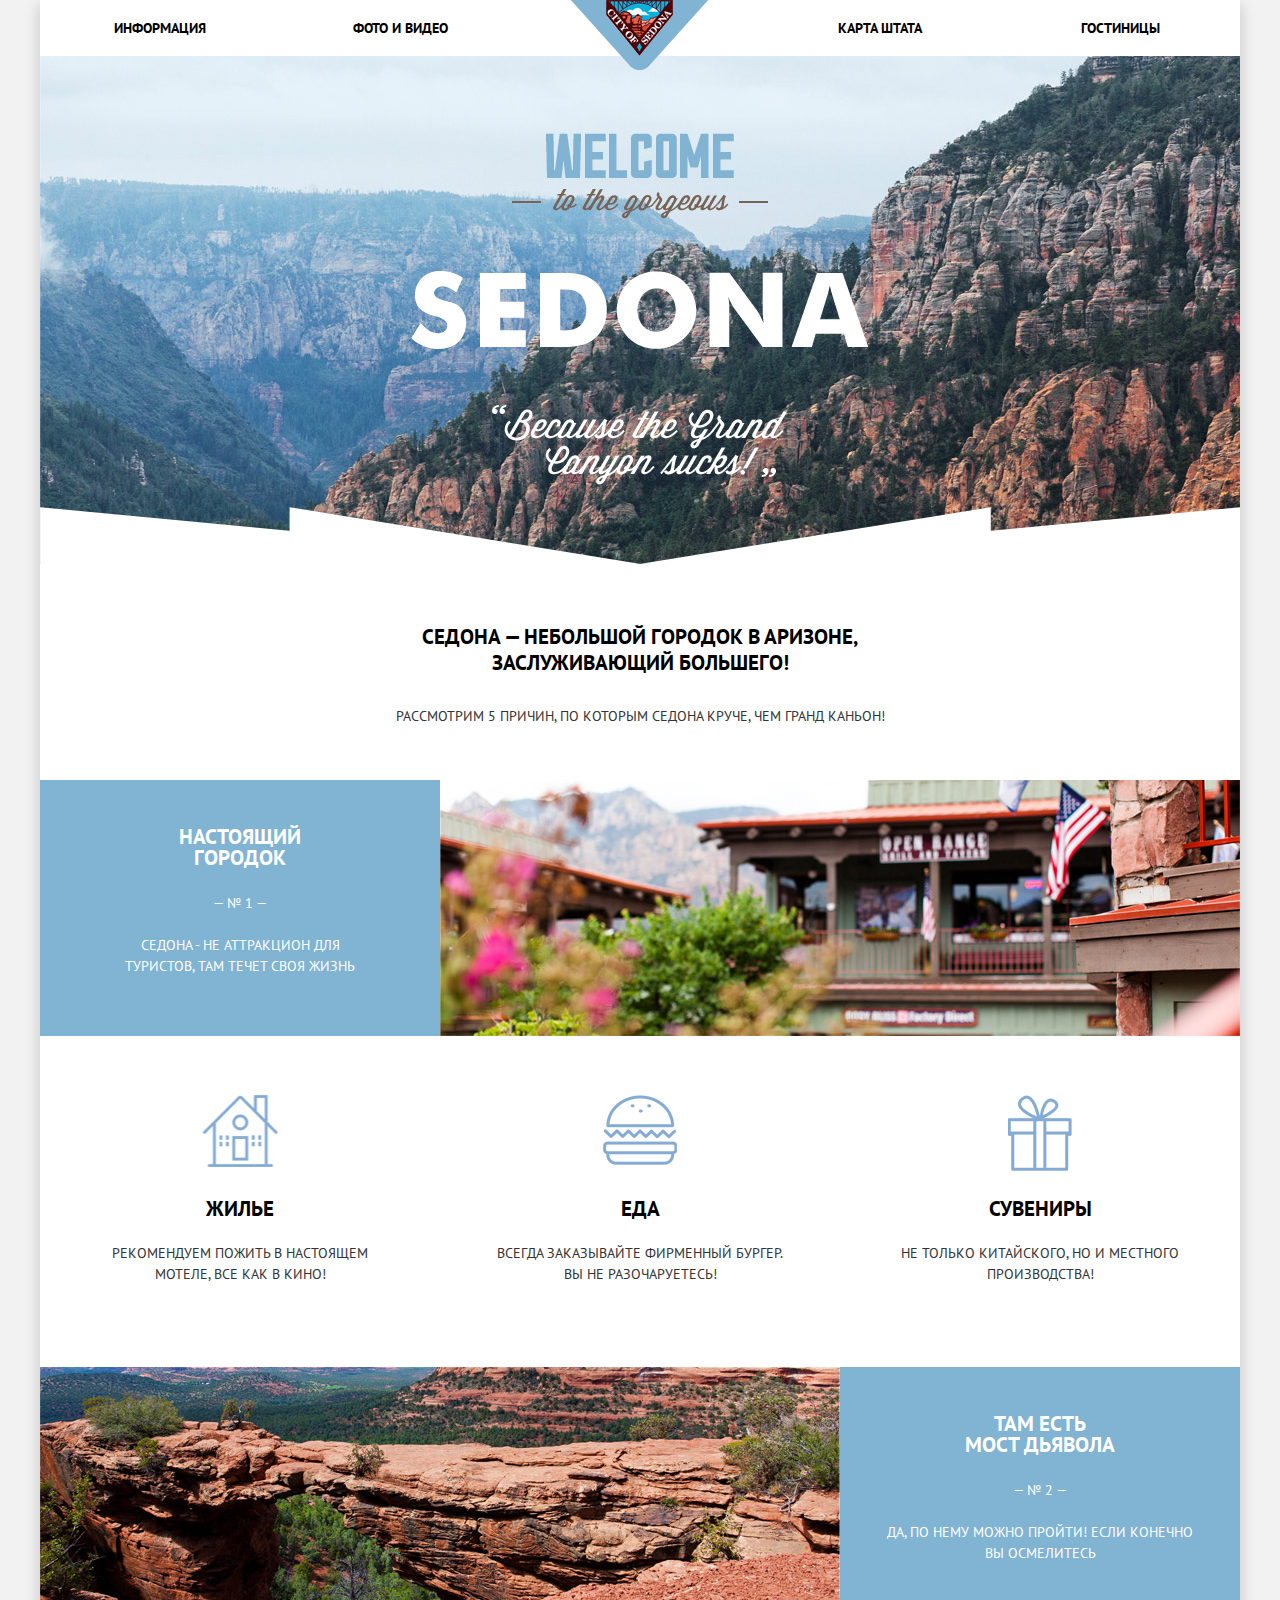
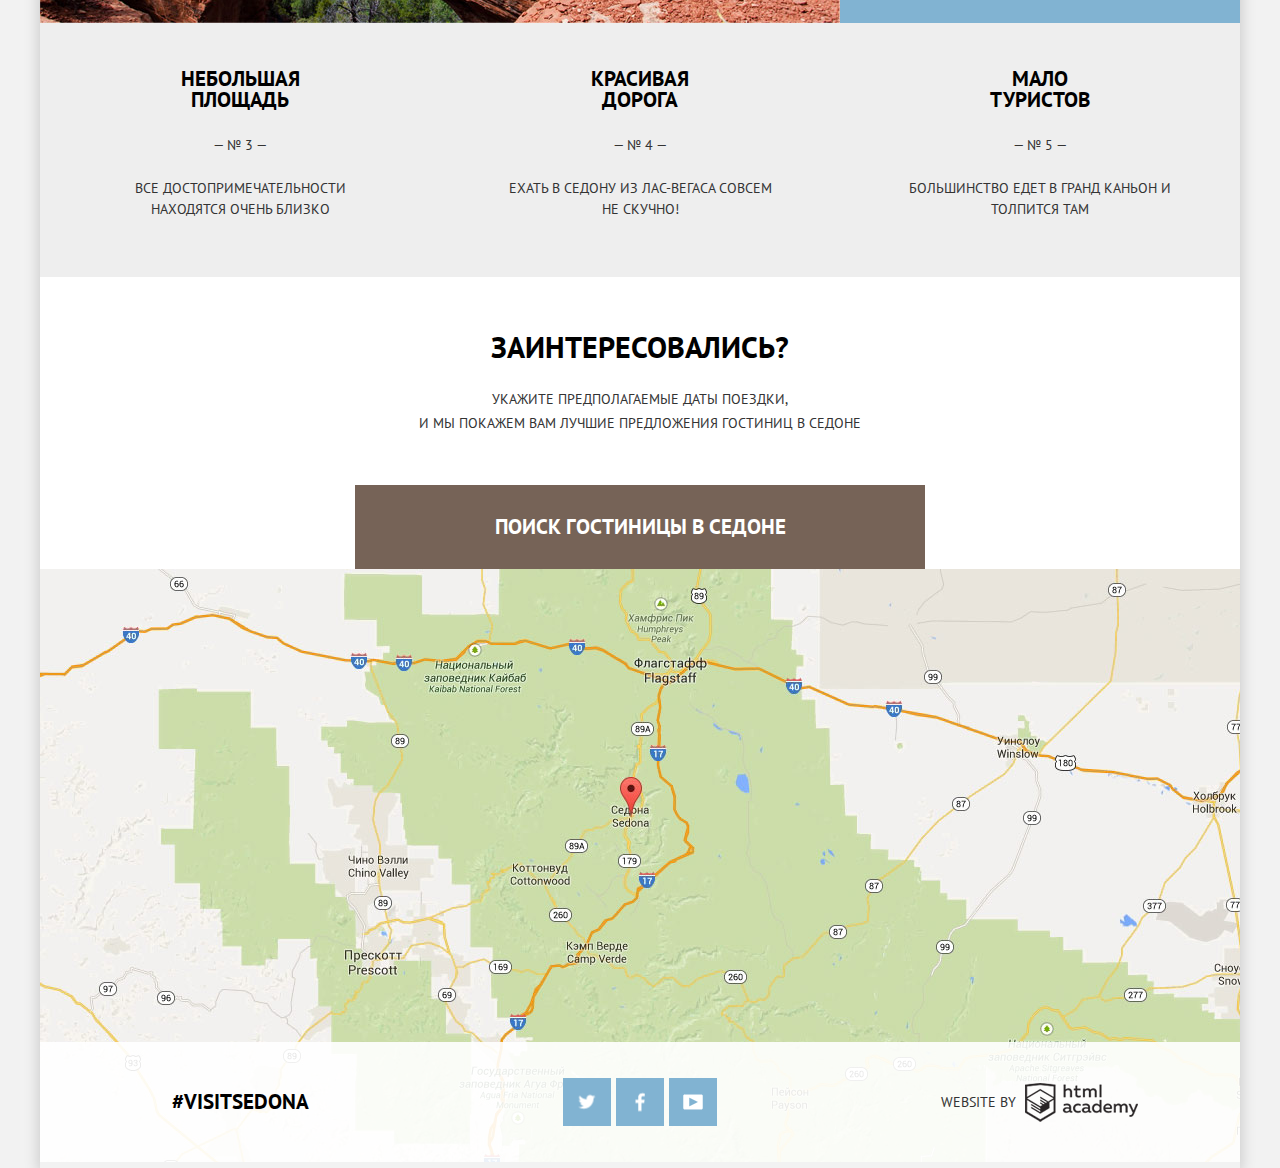
<file: index.html>
<!DOCTYPE html>
<html lang="ru">
  <head>
    <meta charset="utf-8">
    <title>Седона</title>
    <link rel="stylesheet" href="https://fonts.googleapis.com/css?family=PT+Sans:400,700&amp;subset=cyrillic">
    <link rel="stylesheet" href="css/normalize.css">
    <link rel="stylesheet" type="text/css" href="css/style.min.css">
  </head>
  <body class="page">
    <div class="page-contaner">
      <header class="page-header">
        <nav class="main-nav">
          <ul class="main-nav-list">
            <li class="main-nav-item"><a href="#">Информация</a></li>
            <li class="main-nav-item"><a href="#">Фото и видео</a></li>
            <li class="main-nav-item"><a href="#">Карта штата</a></li>
            <li class="main-nav-item"><a href="hotels.html">Гостиницы</a></li>
          </ul>
        </nav>
        <div class="logo">
          <img src="img/logo.png" width="138" height="70" alt="Логотип">
        </div>
        <div class="intro">
        </div>
      </header>
      <main class="page-main">
        <div class="page-title">
          <h1>Седона &#8212; небольшой городок в Аризоне, заслуживающий большего!</h1>
          <p>Рассмотрим 5 причин, по которым Седона круче, чем Гранд Каньон!</p>
        </div>
        <div class="feature-wide">
          <div class="feature-info">
            <b>Настоящий городок</b>
            <span>&#8212; № 1 &#8212;</span>
            <p>Седона - не аттракцион для туристов, там течет своя жизнь</p>
          </div>
          <div class="feature-image">
            <img src="img/town-foto.jpg" width="800" height="256" alt="Городской пейзаж">
          </div>
        </div>
        <ul class="content-info">
          <li class="content-item house">
            <b>Жилье</b>
            <p>Рекомендуем пожить в настоящем мотеле, все как в кино!</p>
          </li>
          <li class="content-item food">
            <b>Еда</b>
            <p>Всегда заказывайте фирменный бургер. Вы не разочаруетесь!</p>
          </li>
          <li class="content-item suvenir">
            <b>Сувениры</b>
            <p>Не только китайского, но и местного производства!</p>
          </li>
        </ul>
        <div class="feature-wide revers">
          <div class="feature-info">
            <b>Там есть <br> мост дьявола</b>
            <span>&#8212; № 2 &#8212;</span>
            <p>Да, по нему можно пройти! Если конечно вы осмелитесь</p>
          </div>
          <div class="feature-image">
            <img src="img/devis-bridge.jpg" width="800" height="256" alt="Мост дьявола">
          </div>
        </div>
        <ul class="features">
          <li class="features-item">
            <b>Небольшая площадь</b>
            <span>&#8212; № 3 &#8212;</span>
            <p>Все достопримечательности находятся очень близко</p>
          </li>
          <li class="features-item">
            <b>Красивая дорога</b>
            <span>&#8212; № 4 &#8212;</span>
            <p>Ехать в Седону из Лас-Вегаса совсем не скучно!</p>
          </li>
          <li class="features-item">
            <b>Мало туристов</b>
            <span>&#8212; № 5 &#8212;</span>
            <p>Большинство едет в Гранд Каньон и толпится там</p>
          </li>
        </ul>
        <div class="search-hotels">
          <span class="large">Заинтересовались?</span>
          <p>Укажите предполагаемые даты поездки,<br>
          и мы покажем Вам лучшие предложения гостиниц в Седоне</p>
          <section class="modal-box">
            <h2 class="modal-btn">Поиск гостиницы в Седоне</h2>
            <form action="https://echo.htmlacademy.ru" method="post" class="modal-form modal-form-visible">
              <fieldset class="form-group date">
                <label for="arrival-date">Дата заезда:</label>
                <input type="text" id="arrival-date" name="arrival-date" placeholder="24 апреля 2017">
                <button type="button" class="icon-btn calendar">Календарь</button>
              </fieldset>
              <fieldset class="form-group date">
                <label for="departure-date">Дата выезда:</label>
                <input type="text" id="departure-date" name="departure-date" placeholder="4 июля 2017">
                <button type="button" class="icon-btn calendar">Календарь</button>
              </fieldset>
              <fieldset class="form-group number">
                <div class="adult">
                  <label for="number-adult">Взрослые:</label>
                  <button type="button" class="icon-btn minus">Минус</button>
                  <input type="text" id="number-adult" name="adult" placeholder="2">
                  <button type="button" class="icon-btn plus">Плюс</button>
                </div>
                <div class="kids">
                  <label for="number-kids">Дети:</label>
                  <button type="button" class="icon-btn minus">Минус</button>
                  <input type="text" id="number-kids" name="kids" placeholder="0">
                  <button type="button" class="icon-btn plus">Плюс</button>
                </div>
              </fieldset>
              <button class="search-btn" type="submit">Найти</button>
            </form>
          </section>
        </div>
        <div class="map">
          <iframe src="https://www.google.com/maps/embed?pb=!1m18!1m12!1m3!1d837978.4535599647!2d-111.80621136518006!3d34.872472720359326!2m3!1f0!2f0!3f0!3m2!1i1024!2i768!4f13.1!3m3!1m2!1s0x872da132f942b00d%3A0x5548c523fa6c8efd!2z0KHQtdC00L7QvdCwLCDQkNGA0LjQt9C-0L3QsCA4NjMzNiwg0KHQqNCQ!5e0!3m2!1sru!2sru!4v1494615444694" width="1200" height="593" style="border:0" allowfullscreen></iframe>
        </div>
      </main>
      <footer class="page-footer footer-position">
        <div class="hashtag-box">
          <span class="hashtag">#visitsedona</span>
        </div>
        <div class="footer-social">
          <a class="social-btn tw" href="#" target="_blank">Twitter</a>
          <a class="social-btn fb" href="#" target="_blank">Fasebook</a>
          <a class="social-btn youtube" href="#" target="_blank">Youtube</a>
        </div>
        <div class="footer-copyright">
          <p>website by</p>
          <a href="https://htmlacademy.ru/intensive/htmlcss" target="_blank">HTML Академия</a>
        </div>
      </footer>
    </div>
    <script src="js/script.min.js"></script>
  </body>
</html>
</file>
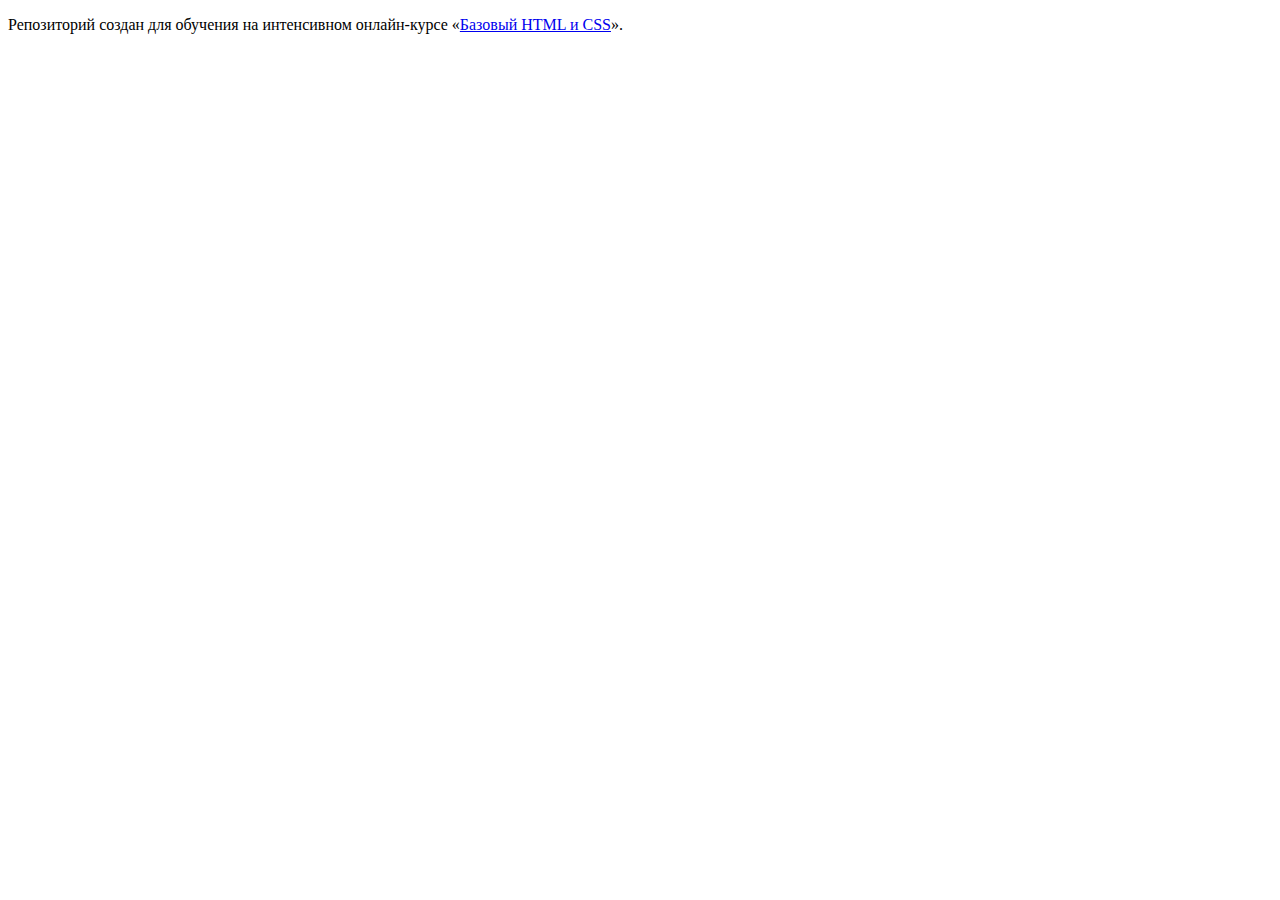
<file: master/index.html>
<!DOCTYPE html>
<html lang="ru">
  <head>
    <meta charset="utf-8">
    <title>HTML Academy: Седона</title>
    <base href="https://htmlacademy-htmlcss.github.io/372633-sedona/master/">
</head>
  <body>

    <p>Репозиторий создан для обучения на интенсивном онлайн‑курсе «<a href="https://htmlacademy.ru/intensive/htmlcss">Базовый HTML и CSS</a>».</p>

  </body>
</html>
</file>
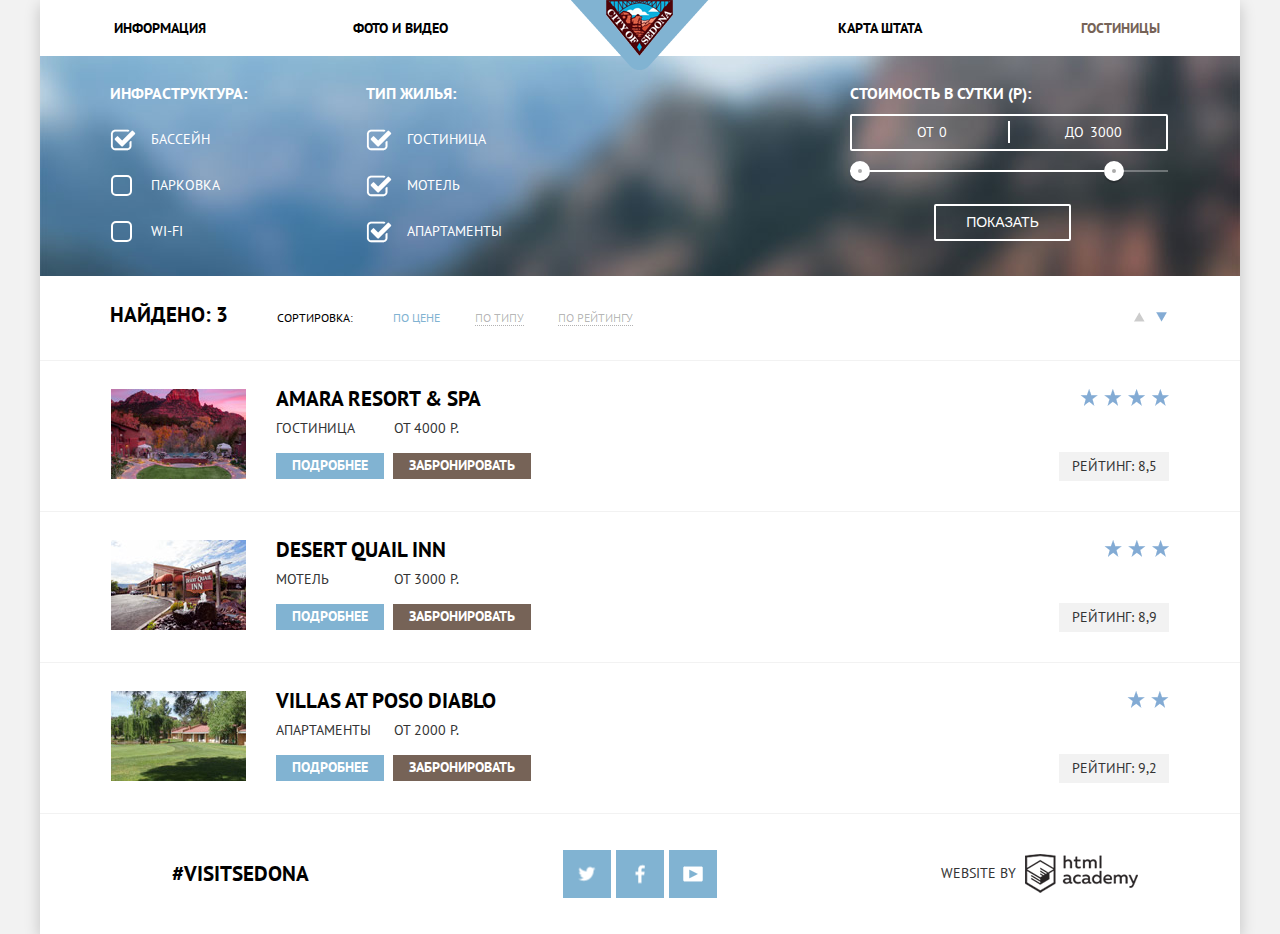
<file: hotels.html>
<!DOCTYPE html>
<html lang="ru">
  <head>
    <meta charset="UTF-8">
    <title>Седона</title>
    <link rel="stylesheet" href="https://fonts.googleapis.com/css?family=PT+Sans:400,700&amp;subset=cyrillic">
    <link rel="stylesheet" href="css/normalize.css">
    <link rel="stylesheet" type="text/css" href="css/style.min.css">
  </head>
  <body class="page">
    <div class="page-contaner">
      <header class="page-header">
        <nav class="main-nav">
          <ul class="main-nav-list">
            <li class="main-nav-item"><a href="#">Информация</a></li>
            <li class="main-nav-item"><a href="#">Фото и видео</a></li>
            <li class="main-nav-item"><a href="#">Карта штата</a></li>
            <li class="main-nav-item active"><a>Гостиницы</a></li>
         </ul>
        </nav>
        <div class="logo">
          <a href="index.html">
          <img src="img/logo.png" width="138" height="70" alt="Логотип"></a>
        </div>
      </header>
      <main class="page-main">
        <form action="https://echo.htmlacademy.ru" method="post" class="filter">
          <fieldset class="form-group filter-box">
            <legend>Инфраструктура:</legend>
            <input type="checkbox" id="pool" name="pool" checked>
            <label for="pool">Бассейн</label>
            <input type="checkbox" id="park" name="park">
            <label for="park">Парковка</label>
            <input type="checkbox" id="wi-fi" name="wi-fi">
            <label for="wi-fi">wi-fi</label>
          </fieldset>
          <fieldset class="form-group filter-box">
            <legend>Тип жилья:</legend>
            <input type="checkbox" id="hotel" name="hotel" checked>
            <label for="hotel">Гостиница</label>
            <input type="checkbox" id="motel" name="motel" checked>
            <label for="motel">Мотель</label>
            <input type="checkbox" id="apart" name="apart" checked>
            <label for="apart">Апартаменты</label>
          </fieldset>
          <fieldset class="form-group filter-price">
            <legend>Стоимость в сутки (р):</legend>
            <div class="price-control">
              <label class="min-price">от <input type="text" name="min-price" value="0"></label>
              <label class="max-price">до <input type="text" name="max-price" value="3000"></label>
            </div>
            <div class="range-control">
              <div class="scale">
                <div class="bar"></div>
              </div>
              <div class="circle circle-min"></div>
              <div class="circle circle-max"></div>
            </div>
            <button class="filter-btn" type="submit">Показать</button>
          </fieldset>
        </form>
        <div class="sort-box">
          <span class="find">Найдено: <output name="sum">3</output></span>
          <span class="sort">Сортировка:</span>
          <ul class="sort-list">
            <li class="sort-item sort-price active"><a href="#">по цене</a></li> 
            <li class="sort-item sort-type"><a href="#">по типу</a></li>
            <li class="sort-item sort-rating"><a href="#">по рейтингу</a></li>
          </ul>
          <div class="sort-sidebar">
            <a href="#" class="arrow-up">по возрастанию</a>
            <a href="#" class="arrow-down active">по убыванию</a>
          </div>
        </div>
        <div class="result">
          <section class="result-item">
            <img src="img/hotel-amara.jpg" width="135" height="90" alt="Гостиница Amara resort and spa">
            <div class="result-item-info">
              <h3 class="result-item-title"><a href="#">Amara resort &amp; spa</a></h3>
              <span class="type">гостиница</span>
              <span class="price">от 4000 р.</span>
              <a href="#" class="more">Подробнее</a>
              <a href="#" class="reserve">Забронировать</a>
            </div>
            <div class="rating-box">
              <span class="rating stars-4">Рейтинг: 8,5</span>
            </div>
          </section>
          <section class="result-item">
            <img src="img/motel-desert.jpg" width="135" height="90" alt="Мотель Desert quail Inn">
            <div class="result-item-info">
              <h3 class="result-item-title"><a href="#">Desert quail Inn</a></h3>
              <span class="type">Мотель</span>
              <span class="price">от 3000 р.</span>
              <a href="#" class="more">Подробнее</a>
              <a href="#" class="reserve">Забронировать</a>
            </div>
            <div class="rating-box">
              <span class="rating stars-3">Рейтинг: 8,9</span>
            </div>
          </section>
          <section class="result-item">
            <img src="img/apart-villas.jpg" width="135" height="90" alt="Апартаменты Villas at poso diablo">
            <div class="result-item-info">
              <h3 class="result-item-title"><a href="#">Villas at poso diablo</a></h3>
              <span class="type">Апартаменты</span>
              <span class="price">от 2000 р.</span>
              <a href="#" class="more">Подробнее</a>
              <a href="#" class="reserve">Забронировать</a>
            </div>
            <div class="rating-box">
              <span class="rating stars-2">Рейтинг: 9,2</span>
            </div>
          </section>
        </div>
      </main>
      <footer class="page-footer">
        <div class="hashtag-box">
          <span class="hashtag">#visitsedona</span>
        </div>
        <div class="footer-social">
          <a class="social-btn tw" href="#" target="_blank">Twitter</a>
          <a class="social-btn fb" href="#" target="_blank">Fasebook</a>
          <a class="social-btn youtube" href="#" target="_blank">Youtube</a>
        </div>
        <div class="footer-copyright">
          <p>website by</p>
          <a href="https://htmlacademy.ru/intensive/htmlcss" target="_blank">HTML Академия</a>
       </div>
      </footer>
    </div>
    <script src="js/script.min.js"></script>
  </body>
</html>
</file>
<file: css/style.min.css>
body{margin:0;padding:0;font-size:14px;font-weight:400;line-height:21px;text-transform:uppercase;font-family:"PT Sans","Arial",sans-serif;color:#333}.page{background-color:#f2f2f2}.page-contaner{width:1200px;margin:0 auto;padding:0;background-color:#fff;box-shadow:0 5px 15px rgba(0,1,1,.2)}.page-contaner,.page-header{position:relative}.main-nav-list{display:flex;margin:0;padding:0;list-style:none}.main-nav-item{flex:0 0 240px;padding-top:15px;padding-bottom:15px;vertical-align:middle;text-align:center}.main-nav-item:nth-child(2){margin-right:auto}.main-nav-item a,.page-title h1{font-weight:700;line-height:26px;color:#000}.main-nav-item a{text-decoration:none}.main-nav-item a:hover{color:#81b3d2}.main-nav-item a:active{color:rgba(0,0,0,.3)}.main-nav-list .active a{color:#766357}.logo{position:absolute;top:0;left:50%;margin-left:-69px;z-index:2}.intro{position:relative;height:508px;background:#81b3d2 url(../img/welcome.jpg) no-repeat;background-position:0 -55px}.intro::after{content:"";position:absolute;left:0;bottom:0;z-index:1;width:100%;height:57px;background:url(../img/shape-white.png) no-repeat}.page-title{padding-top:60px;padding-bottom:23px;background-color:#fff}.page-title h1{width:576px;margin:0 auto 30px;text-align:center;font-size:21px}.page-title p{margin-bottom:30px;text-align:center}.feature-wide{display:flex;flex-direction:row;background-color:#81b3d2}.revers{flex-direction:row-reverse}.feature-info{flex:0 0 400px;text-align:center;color:#fff;background-color:#81b3d2}.content-item b,.feature-info b,.features-item b{font-weight:700;font-size:21px;line-height:21px;display:block}.feature-info b{width:170px;margin:46px auto 25px}.feature-info p{width:270px;margin:0 auto;padding:21px 0 10px}.revers p{width:310px}.feature-image img{vertical-align:bottom}.content-info{display:flex;justify-content:space-between;margin:0;padding:0}.content-item,.features{margin:0;padding:0;list-style:none}.content-item{position:relative;flex:0 0 400px;text-align:center}.content-item::before{position:absolute;content:"";top:59px;left:50%;transform:translateX(-50%);background:url(../img/sprite.png) no-repeat}.house::before{width:75px;height:72px;background-position:-5px -290px}.food::before{width:74px;height:70px;background-position:-5px -210px}.suvenir::before{width:64px;height:76px;background-position:-5px -619px}.content-item b,.features-item b{color:#000}.content-item b{margin-top:137px;margin-bottom:24px;padding-top:25px}.features-item b{width:130px;margin:45px auto 25px}.content-item p{width:300px;margin:0 auto 82px}.features{display:flex;justify-content:space-between;background-color:#eee}.features-item{flex:0 0 400px;margin:0;padding:0;text-align:center}.features-item p{width:270px;margin:22px auto 57px}.search-hotels{width:576px;margin-top:52px;margin-left:auto;margin-right:auto;text-align:center}.large{font-size:30px;font-weight:700;line-height:1.2;color:#000}.search-hotels p{margin-top:22px;margin-bottom:50px;line-height:24px}.modal-box,.modal-btn{position:relative;width:570px;margin:0 auto;padding:0}.modal-btn{padding:29px 0;text-align:center;font-size:21px;font-weight:700;line-height:26px;color:#fff;background-color:#766357;cursor:pointer;z-index:2}.modal-form{position:absolute;transform-origin:top center;width:570px;padding:55px 0;background-color:#fff;box-shadow:0 7px 15px rgba(0,1,1,.15);z-index:1}.modal-form-visible{transform:scaleY(1);animation-name:show;animation-duration:1s;animation-timing-function:ease-out}.modal-form-invisible{transform:scaleY(0);animation-name:hide;animation-duration:.5s;animation-timing-function:ease-in}.form-group{border:transparent}.date,.number{position:relative;display:block;margin:0 0 28px 55px;padding:0;text-align:left;font-size:0}.number{margin:0 0 53px 55px}.adult,.kids,.modal-form input,.modal-form label{display:inline-block;text-align:left;vertical-align:top}.kids{margin-left:92px}.modal-form input,.modal-form label{vertical-align:middle;font-size:14px;font-weight:700;line-height:19px;text-transform:uppercase;font-family:"PT Sans","Arial",sans-serif;color:#000}.modal-form label{width:112px}.kids label{width:65px}.modal-form input{padding-top:8px;padding-bottom:8px;background-color:#f2f2f2;border:2px solid #f2f2f2}.date input{width:330px;padding-left:12px}.number input{width:34px;margin-left:38px;text-align:center}.modal-form input:hover{background-color:#ebebeb;border:2px solid #ebebeb}.modal-form input:focus{background-color:#fff;border:2px solid #e5e5e5}::-webkit-input-placeholder{color:#000}::-moz-placeholder{color:#000}:-ms-input-placeholder{color:#000}:-moz-placeholder{color:rgb(,,0)}.icon-btn{position:absolute;display:inline-block;width:38px;height:39px;text-align:center;vertical-align:bottom;font-size:0;border:0;background-color:#f2f2f2;cursor:pointer}.calendar{background-color:transparent;right:55px}.icon-btn::before{content:"";position:absolute;top:50%;left:50%;transform:translate(-50%,-50%);background:url(../img/sprite.png) no-repeat;opacity:.3}.calendar::before{width:21px;height:22px;background-position:-5px -117px}.minus::before{width:12px;height:3px;background-position:-5px -483px}.plus::before{width:11px;height:11px;background-position:-5px -517px}.calendar:hover::before,.minus:hover::before,.plus:hover::before{opacity:1}.calendar:active::before{background-position:-5px -85px}.minus:active::before{background-position:-5px -470}.plus:active::before{background-position:-5px -496px}.filter,.search-btn{text-transform:uppercase;color:#fff}.search-btn{width:460px;margin:0 55px;padding-top:17px;padding-bottom:17px;font-size:21px;font-weight:700;background-color:#81b3d2;border:0;cursor:pointer;line-height:26px}.search-btn:hover{background-color:#669ec0}.search-btn:active{color:rgba(255,255,255,.3);background-color:#5496bd}.filter{display:flex;padding-left:57px;padding-right:60px;margin-bottom:26px;font-family:"PT Sans","Arial",sans-serif;line-height:21px;background:#81b3d2 url(../img/filter-background.jpg) no-repeat 0 0}.filter-box{flex:0 0 231px}.filter-price{flex:0 0 330px;margin-left:auto}.filter legend{padding-top:27px;padding-bottom:5px;font-size:16px;font-weight:700;color:#fff}.filter-box input[type=checkbox]{display:none}.filter-box input[type=checkbox]+label{position:relative;display:block;margin:15px 0 25px;padding-left:41px;cursor:pointer}.filter-box input[type=checkbox]+label::before{content:"";position:absolute;top:0;left:1px;width:17px;height:17px;border:2px solid #fff;border-radius:5px}.filter-box input[type=checkbox]+label::after{content:"";position:absolute;top:0;left:0;width:26px;height:22px;background:url(../img/sprite.png) no-repeat;background-position:-5px -149px;display:none}.filter-box input[type=checkbox]:checked+label::after{display:block}.filter-box input[type=checkbox]:checked+label::before{display:none}.filter-box input[type=checkbox]:disabled+label::before{border:2px solid #6a6a6a}.filter-box input[type=checkbox]:disabled+label::after{background-position:-40px -149px}.filter-price legend{margin-left:12px}.price-control,.range-control{position:relative;margin-left:12px}.price-control{height:33px;font-size:0;border:2px solid #fff;border-radius:2px;margin-bottom:19px}.price-control::after{content:"";position:absolute;top:50%;left:50%;width:2px;height:22px;transform:translate(-50%,-50%);background:#fff}.price-control label{display:inline-block;padding-top:5px;text-align:left;vertical-align:top;font-size:14px;line-height:21px;cursor:pointer}.price-control .max-price,.price-control .min-price{width:83px;padding-left:65px}.price-control input{width:50px;margin:0;color:inherit;font:inherit;background:0 0;border:0}.range-control{margin-bottom:32px}.range-control .scale{height:2px;background:rgba(255,255,255,.3)}.range-control .bar{width:80%;height:2px;background:#fff}.circle{position:absolute;top:-9px;width:4px;height:4px;background:#ababab;border:8px solid #fff;border-radius:50%;box-shadow:0 2px 1px 0 rgba(0,1,1,.2);cursor:pointer}.circle:hover{background:#1c4f80}.circle-min{left:0}.circle-max{left:80%}.filter-btn{display:block;margin:0 auto;padding:6px 30px;font-size:14px;line-height:21px;color:#fff;text-transform:uppercase;background:0 0;border:2px solid #fff;border-radius:2px;cursor:pointer}.filter-btn:hover{color:#000;background:#fff}.sort-box{display:flex;padding-left:60px;padding-right:66px;align-items:baseline;margin-bottom:32px}.sort-sidebar{width:40px;height:15px;margin-left:auto}.find{padding-left:10px;padding-right:49px;font-size:21px;font-weight:700;line-height:26px;color:#000}.sort,.sort-item{font-size:12px;font-weight:400;line-height:18px;color:#000}.sort{margin-right:40px}.sort-list{display:flex;min-width:240px;justify-content:space-between;margin:0;padding:0;list-style:none}.sort-item a{text-decoration:none;color:rgba(0,0,0,.3);border-bottom:1px dotted rgba(0,0,0,.3)}.sort-list .active a{color:#81b3d2;border:0}.sort-item a:hover{color:#81b3d2;border-bottom:1px dotted #81b3d2}.sort-item a:active{color:#000;border:0}.sort-sidebar a{display:inline-block;text-align:center;vertical-align:top;width:18px;height:15px;font-size:0;text-decoration:none}.arrow-down,.arrow-up{margin-top:5px;background:url(../img/sprite.png) no-repeat;background-position:-5px -65px;opacity:.2}.arrow-down{background-position:-5px -25px}.arrow-up:hover,.sort-sidebar .active{background:url(../img/sprite.png) no-repeat;background-position:-5px -5px;opacity:1}.arrow-up:hover{background-position:-5px -65px}.arrow-down:active,.arrow-down:hover,.arrow-up:active{background:url(../img/sprite.png) no-repeat;background-position:-5px -25px;opacity:1}.arrow-down:active,.arrow-up:active{background-position:-5px -45px}.arrow-down:active{margin-top:5px;background-position:-5px -5px}.result-item{display:flex;margin:0;padding:25px 71px 30px;border-bottom:1px solid #f2f2f2}.result-item:first-child{border-top:1px solid #f2f2f2}.result-item img{margin-top:3px}.rating-box{margin-left:auto}.result-item-info{width:260px;margin-left:30px}.result-item-title{margin:0 0 6px;padding:0;font-size:21px;font-weight:700;line-height:26px}.result-item-title a{color:#000;text-decoration:none}.result-item-title a:hover{color:#81b3d2}.result-item-title a:active{color:rgba(0,0,0,.3)}.price,.type{display:inline-block;text-align:left;vertical-align:top;padding-bottom:16px}.type{width:110px;margin-right:4px}.price{width:140px}.more,.reserve{padding:3px 16px 5px;text-decoration:none;font-weight:700;color:#fff}.more{margin-right:5px;background-color:#81b3d2}.more:hover{background-color:#669ec0}.more:active{color:rgba(255,255,255,.3);background-color:rgba (84,150,189)}.reserve{background-color:#766357}.reserve:hover{background-color:#604e43}.reserve:active{color:rgba(255,255,255,.3);background-color:#503e33}.rating{position:relative;display:block;margin-top:66px;padding-top:4px;width:110px;height:25px;text-align:center;background-color:#f2f2f2}.rating::before{content:"";position:absolute;top:-63px;right:0;display:block;background:url(../img/sprite.png) no-repeat}.stars-4::before{width:89px;height:17px;background-position:-5px -592px}.stars-3::before{width:65px;height:17px;background-position:-5px -565px}.stars-2::before{width:42px;height:17px;background-position:-5px -538px}.map{background:#f2f2f2 url(../img/map.jpg) no-repeat}.page-footer{display:flex;justify-content:space-between;padding:36px 70px;align-items:center;background-color:rgba(255,255,255,.9)}.footer-position{position:absolute;left:0;bottom:6px;width:1200px;box-sizing:border-box}.footer-copyright,.hashtag-box{min-width:256px;text-align:center}.hashtag{padding-left:4px;font-size:21px;font-weight:700;line-height:26px;color:#000}.footer-social,.social-btn{text-align:center;font-size:0}.social-btn{position:relative;display:inline-block;vertical-align:top;width:48px;height:48px;margin-right:5px;text-decoration:none;background-color:#81b3d2}.social-btn:last-of-type{margin-right:0}.social-btn:hover{background-color:#669ec0}.social-btn:active{background-color:#5496bd}.social-btn::before{content:"";position:absolute;top:50%;left:50%;transform:translate(-50%,-50%);background:url(../img/sprite.png) no-repeat}.tw::before{width:17px;height:15px;background-position:-5px -705px}.fb::before{width:10px;height:19px;background-position:-5px -181px}.youtube::before{width:20px;height:16px;background-position:-5px -730px}.footer-copyright p{display:inline-block;vertical-align:top;margin:0;padding:11px 0 0}.footer-copyright a{position:relative;display:inline-block;min-width:123px;height:43px;text-align:center;vertical-align:top;font-size:0;text-decoration:none;background:0 0}.footer-copyright a::before{content:"";position:absolute;top:2px;left:5px;width:113px;height:39px;background:url(../img/sprite.png)no-repeat;background-position:-5px -372px}.footer-copyright a:hover::before{background-position:-5px -421px}.fb:active::before,.footer-copyright a:active::before,.tw:active::before,.youtube:active::before{opacity:.3}@keyframes show{0%{transform:scaleY(0) translateY(-100%)}to{transform:scaleY(1) translateY(0)}}@keyframes hide{0%{transform:scaleY(1) translateY(0)}to{transform:scaleY(0) translateY(-100%)}}.sprite{background-image:url(../img/sprite.png);background-repeat:no-repeat;display:block}.sprite-arrow-down-active{width:11px;height:10px;background-position:-5px -5px}.sprite-arrow-down-hover{width:11px;height:10px;background-position:-5px -25px}.sprite-arrow-up-active{width:11px;height:10px;background-position:-5px -45px}.sprite-arrow-up-hover{width:11px;height:10px;background-position:-5px -65px}.sprite-calendar-active{width:21px;height:22px;background-position:-5px -85px}.sprite-calendar-hover{width:21px;height:22px;background-position:-5px -117px}.sprite-checkbox-checked{width:26px;height:22px;background-position:-40px -149px}.sprite-fb{width:10px;height:19px;background-position:-5px -181px}.sprite-food{width:74px;height:70px;background-position:-5px -210px}.sprite-house{width:75px;height:72px;background-position:-5px -290px}.sprite-htmlacad{width:113px;height:39px;background-position:-5px -372px}.sprite-htmlacad-active{width:113px;height:39px;background-position:-5px -421px}.sprite-minus-active,.sprite-minus-hover{width:12px;height:3px;background-position:-5px -470px}.sprite-minus-hover{background-position:-5px -483px}.sprite-plus-active,.sprite-plus-hover{width:11px;height:11px;background-position:-5px -496px}.sprite-plus-hover{background-position:-5px -517px}.sprite-stars-2{width:42px;height:17px;background-position:-5px -538px}.sprite-stars-3{width:65px;height:17px;background-position:-5px -565px}.sprite-stars-4{width:89px;height:17px;background-position:-5px -592px}.sprite-suvenir{width:64px;height:76px;background-position:-5px -619px}.sprite-tw{width:17px;height:15px;background-position:-5px -705px}.sprite-yt{width:20px;height:16px;background-position:-5px -730px}
</file>
